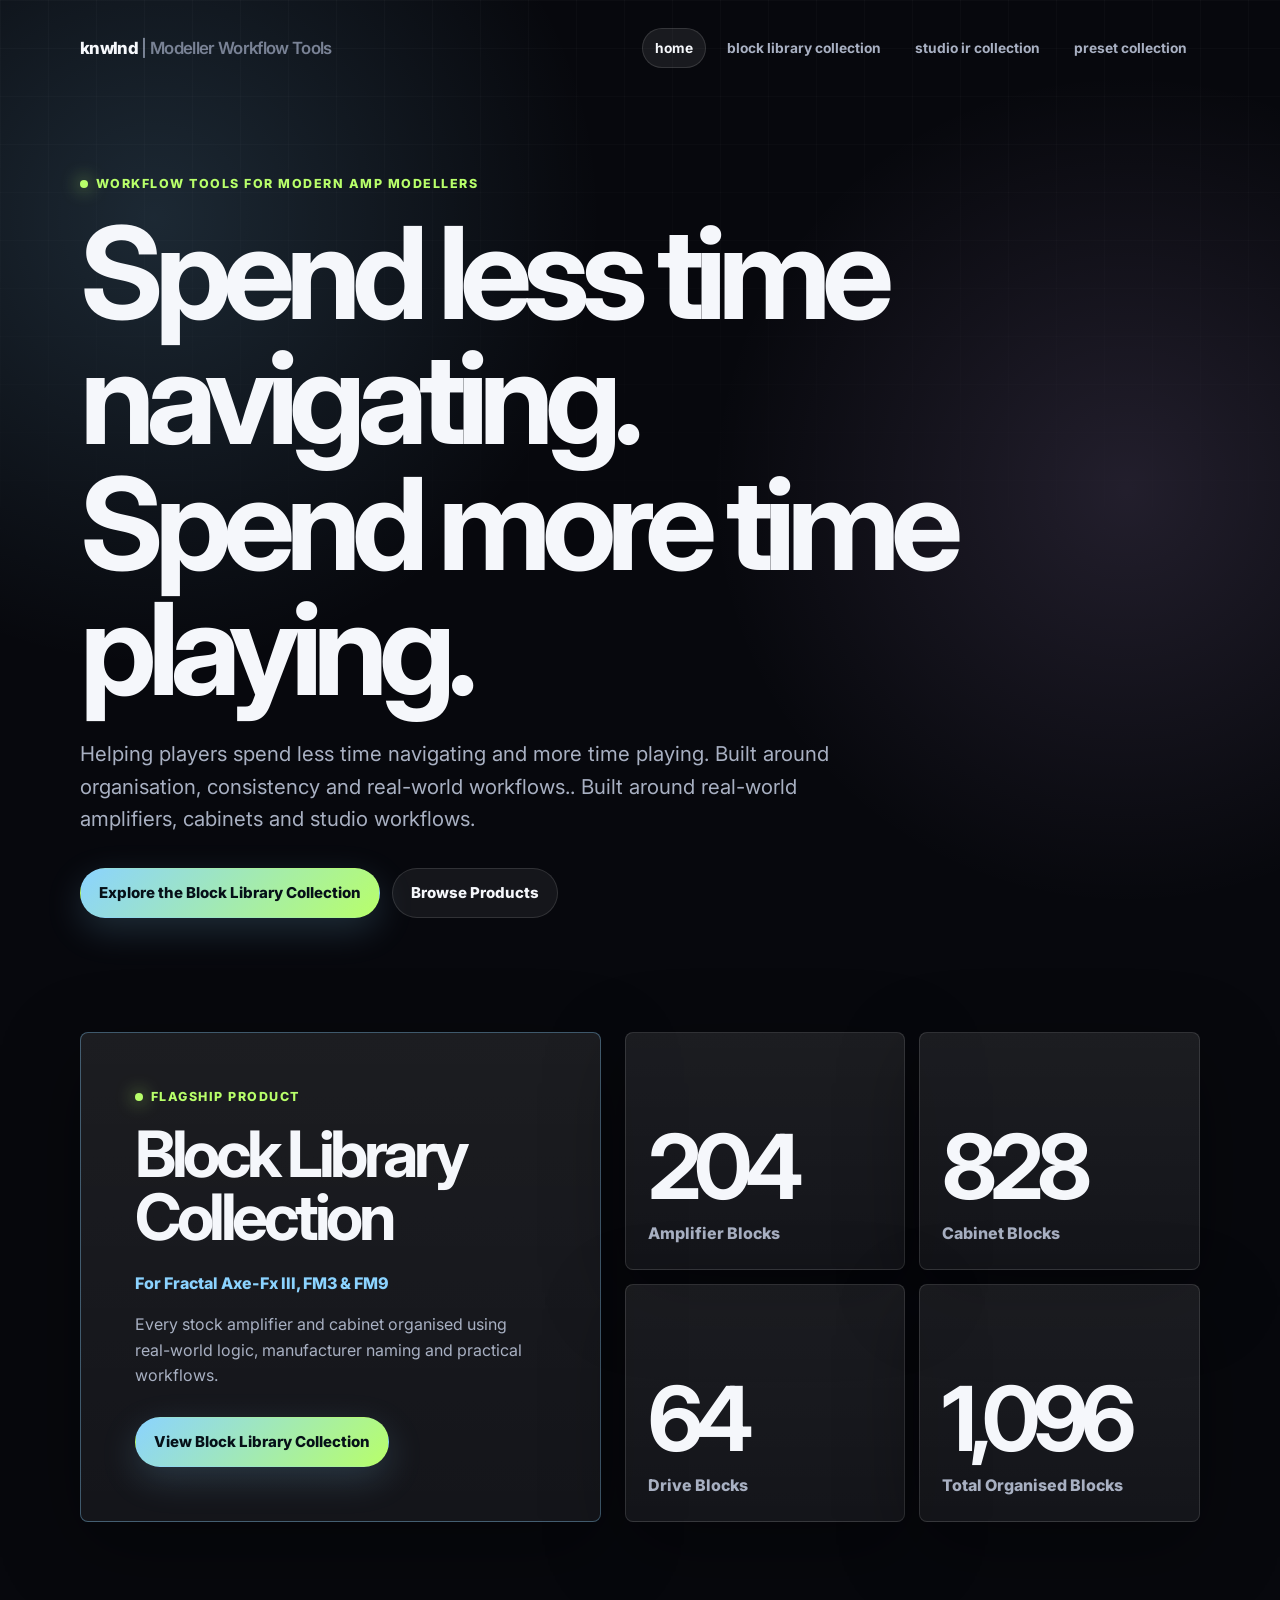
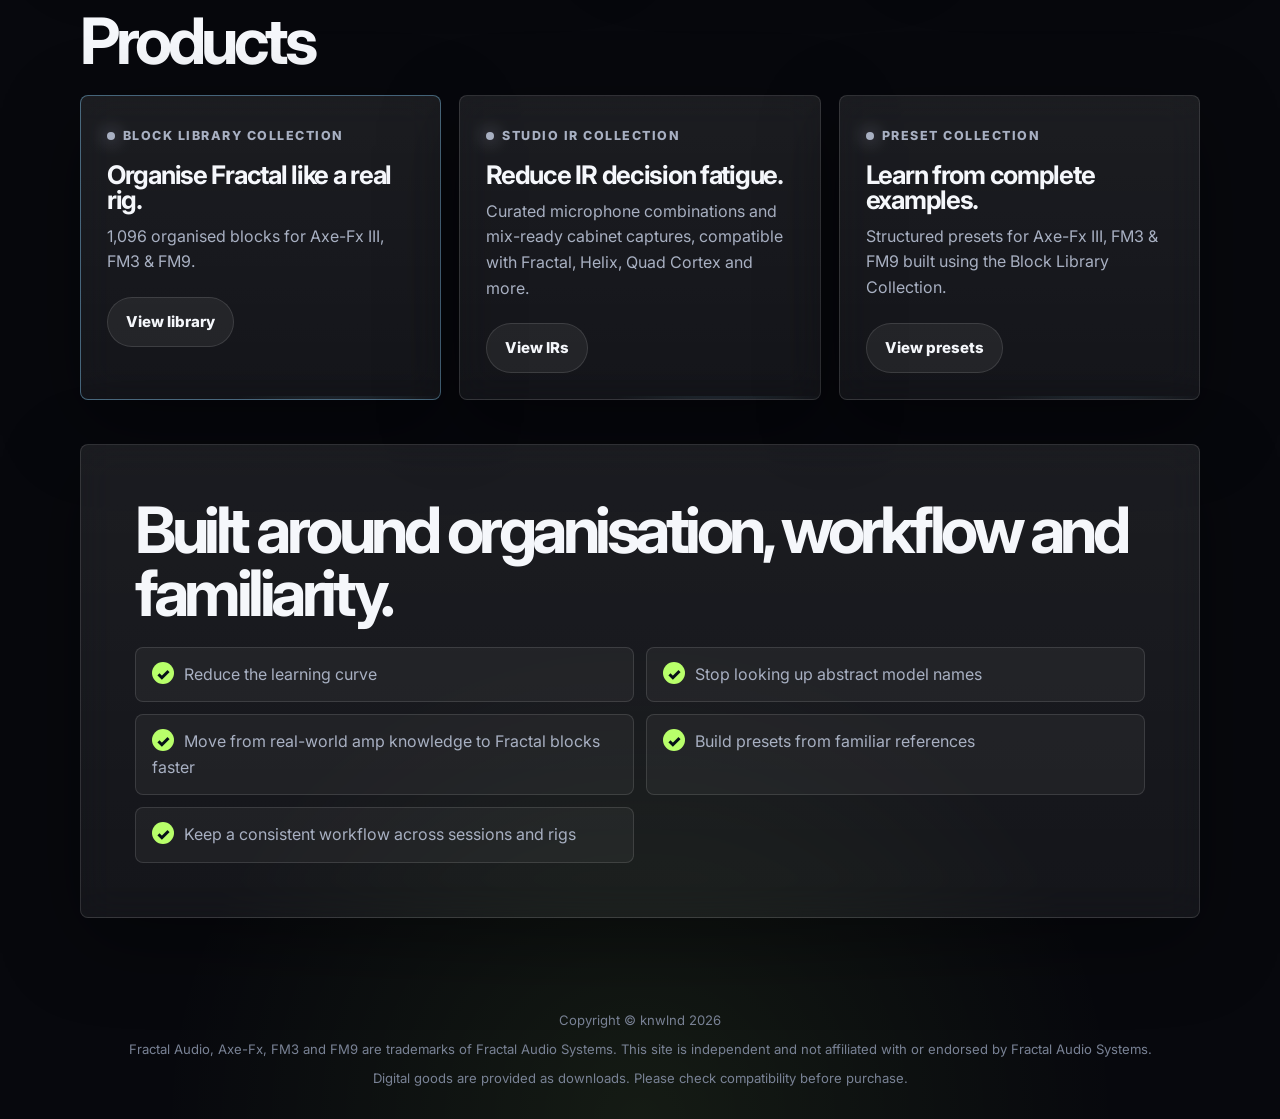
<file: index.html>
<!DOCTYPE html>
<html lang="en">
<head>
  <meta charset="utf-8">
  <meta name="viewport" content="width=device-width, initial-scale=1">
  <title>knwlnd | Modeller Workflow Tools</title>
  <meta name="description" content="Fractal block library, studio IR and preset collections for Axe-Fx III, FM3 and FM9 users who want less navigation and more playing.">
  <meta name="theme-color" content="#07080d">
  <link rel="icon" href="./assets/icons/favicon.svg" type="image/svg+xml">
  <link rel="icon" href="./assets/icons/favicon-32x32.png" type="image/png" sizes="32x32">
  <link rel="apple-touch-icon" href="./assets/icons/apple-touch-icon.png" sizes="180x180">
  <link rel="manifest" href="./site.webmanifest">
  <link rel="preconnect" href="https://fonts.googleapis.com">
  <link rel="preconnect" href="https://fonts.gstatic.com" crossorigin>
  <link href="https://fonts.googleapis.com/css2?family=Inter:wght@400;600;700&amp;display=swap" rel="stylesheet">
  <link rel="stylesheet" href="./style.css">
</head>
<body>
  <header class="site-header">
    <p class="brand">knwlnd</p>
    <nav class="site-nav" aria-label="Main navigation">
      <ul>
        <li><a class="active" href="./index.html">home</a></li>
        <li><a href="./libraries.html">block library collection</a></li>
        <li><a href="./impulses.html">studio ir collection</a></li>
        <li><a href="./presets.html">preset collection</a></li>
      </ul>
    </nav>
  </header>

  <main>
    <section class="hero">
      <p class="eyebrow">Workflow Tools for Modern Amp Modellers</p>
      <h1>Spend less time navigating. Spend more time playing.</h1>
      <p class="lede">Helping players spend less time navigating and more time playing. Built around organisation, consistency and real-world workflows.. Built around real-world amplifiers, cabinets and studio workflows.</p>
      <div class="button-row">
        <a class="button primary" href="./libraries.html">Explore the Block Library Collection</a>
        <a class="button secondary" href="#products">Browse Products</a>
      </div>
    </section>

    <section class="section library-feature">
      <div class="feature-copy">
        <p class="kicker">Flagship product</p>
        <h2>Block Library Collection</h2>
        <p class="subhead">For Fractal Axe-Fx III, FM3 &amp; FM9</p>
        <p>Every stock amplifier and cabinet organised using real-world logic, manufacturer naming and practical workflows.</p>
        <a class="button primary" href="./libraries.html">View Block Library Collection</a>
      </div>
      <div class="stats-grid compact">
        <article>
          <strong>204</strong>
          <span>Amplifier Blocks</span>
        </article>
        <article>
          <strong>828</strong>
          <span>Cabinet Blocks</span>
        </article>
        <article>
          <strong>64</strong>
          <span>Drive Blocks</span>
        </article>
        <article>
          <strong>1,096</strong>
          <span>Total Organised Blocks</span>
        </article>
      </div>
    </section>

    <section id="products" class="section">
      <h2>Products</h2>
      <div class="grid">
        <article class="card featured">
          <p class="kicker">Block Library Collection</p>
          <h3>Organise Fractal like a real rig.</h3>
          <p>1,096 organised blocks for Axe-Fx III, FM3 &amp; FM9.</p>
          <a class="button" href="./libraries.html">View library</a>
        </article>

        <article class="card">
          <p class="kicker">Studio IR Collection</p>
          <h3>Reduce IR decision fatigue.</h3>
          <p>Curated microphone combinations and mix-ready cabinet captures, compatible with Fractal, Helix, Quad Cortex and more.</p>
          <a class="button" href="./impulses.html">View IRs</a>
        </article>

        <article class="card">
          <p class="kicker">Preset Collection</p>
          <h3>Learn from complete examples.</h3>
          <p>Structured presets for Axe-Fx III, FM3 &amp; FM9 built using the Block Library Collection.</p>
          <a class="button" href="./presets.html">View presets</a>
        </article>
      </div>
    </section>

    <section class="section panel">
      <h2>Built around organisation, workflow and familiarity.</h2>
      <ul class="checklist">
        <li>Reduce the learning curve</li>
        <li>Stop looking up abstract model names</li>
        <li>Move from real-world amp knowledge to Fractal blocks faster</li>
        <li>Build presets from familiar references</li>
        <li>Keep a consistent workflow across sessions and rigs</li>
      </ul>
    </section>
  </main>

  <footer class="site-footer">
    <p>Copyright © knwlnd 2026</p>
    <p>Fractal Audio, Axe-Fx, FM3 and FM9 are trademarks of Fractal Audio Systems. This site is independent and not affiliated with or endorsed by Fractal Audio Systems.</p>
    <p>Digital goods are provided as downloads. Please check compatibility before purchase.</p>
  </footer>
</body>
</html>
</file>
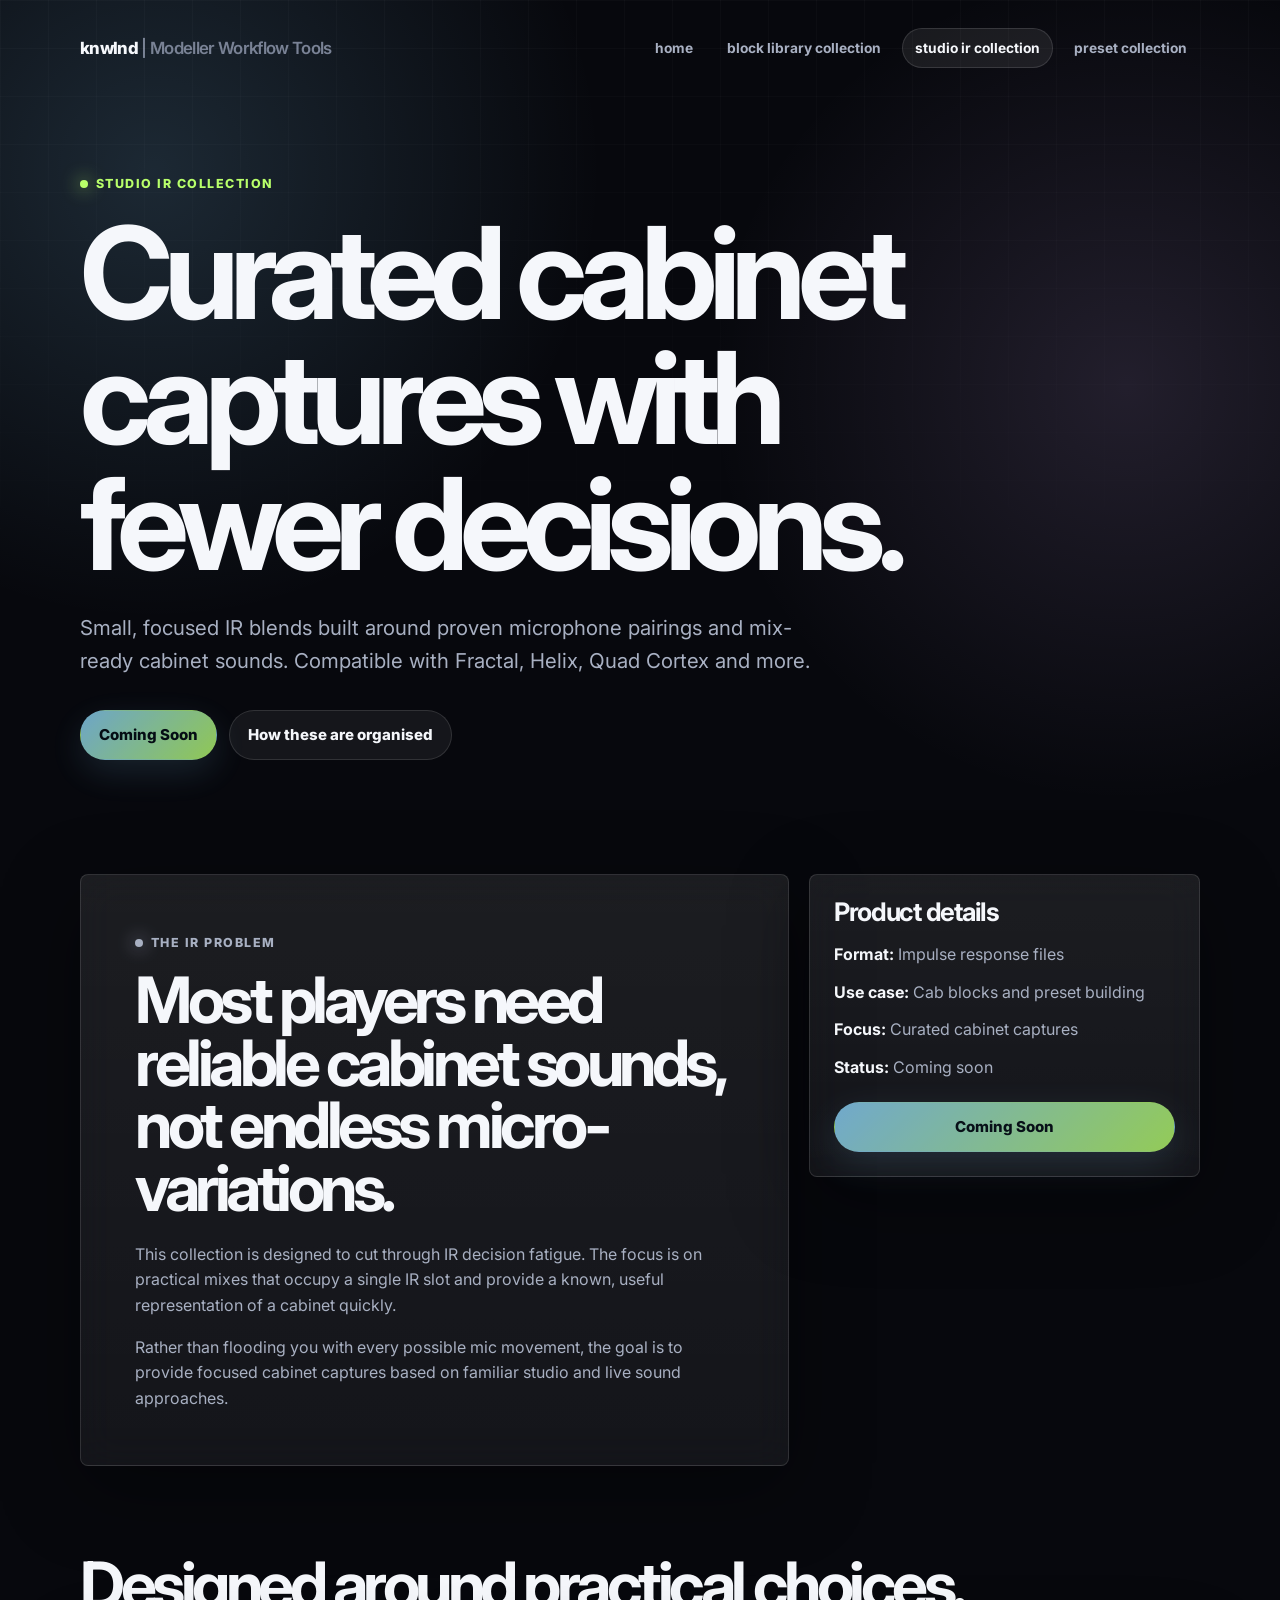
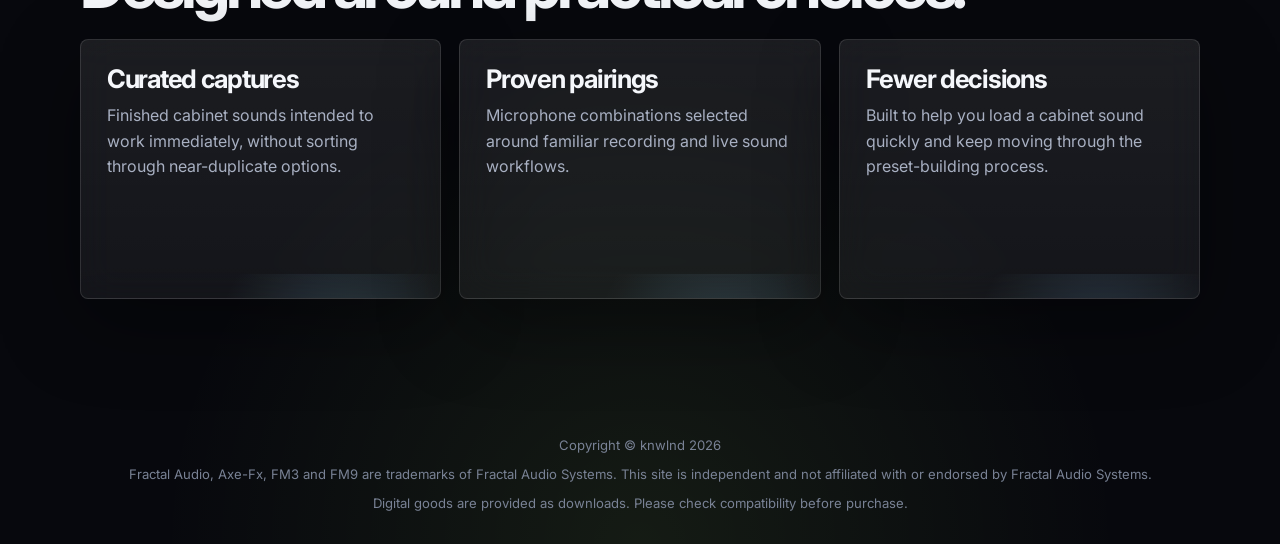
<file: impulses.html>
<!DOCTYPE html>
<html lang="en">
<head>
  <meta charset="utf-8">
  <meta name="viewport" content="width=device-width, initial-scale=1">
  <title>Studio IR Collection | knwlnd</title>
  <meta name="description" content="A curated Fractal Audio impulse response collection built around practical cabinet captures and studio microphone pairings.">
  <meta name="theme-color" content="#07080d">
  <link rel="icon" href="./assets/icons/favicon.svg" type="image/svg+xml">
  <link rel="icon" href="./assets/icons/favicon-32x32.png" type="image/png" sizes="32x32">
  <link rel="apple-touch-icon" href="./assets/icons/apple-touch-icon.png" sizes="180x180">
  <link rel="manifest" href="./site.webmanifest">
  <link rel="preconnect" href="https://fonts.googleapis.com">
  <link rel="preconnect" href="https://fonts.gstatic.com" crossorigin>
  <link href="https://fonts.googleapis.com/css2?family=Inter:wght@400;600;700&amp;display=swap" rel="stylesheet">
  <link rel="stylesheet" href="./style.css">
</head>
<body>
  <header class="site-header">
    <p class="brand">knwlnd</p>
    <nav class="site-nav" aria-label="Main navigation">
      <ul>
        <li><a href="./index.html">home</a></li>
        <li><a href="./libraries.html">block library collection</a></li>
        <li><a class="active" href="./impulses.html">studio ir collection</a></li>
        <li><a href="./presets.html">preset collection</a></li>
      </ul>
    </nav>
  </header>

  <main>
    <section class="hero">
      <p class="eyebrow">Studio IR Collection</p>
      <h1>Curated cabinet captures with fewer decisions.</h1>
      <p class="lede">Small, focused IR blends built around proven microphone pairings and mix-ready cabinet sounds. Compatible with Fractal, Helix, Quad Cortex and more.</p>
      <div class="button-row">
        <span class="button primary disabled">Coming Soon</span>
        <a class="button secondary" href="#approach">How these are organised</a>
      </div>
    </section>

    <section id="approach" class="section product-layout">
      <article class="panel">
        <p class="kicker">The IR problem</p>
        <h2>Most players need reliable cabinet sounds, not endless micro-variations.</h2>
        <p>This collection is designed to cut through IR decision fatigue. The focus is on practical mixes that occupy a single IR slot and provide a known, useful representation of a cabinet quickly.</p>
        <p>Rather than flooding you with every possible mic movement, the goal is to provide focused cabinet captures based on familiar studio and live sound approaches.</p>
      </article>

      <aside class="aside-box">
        <h3>Product details</h3>
        <ul class="plain-list">
          <li><strong>Format:</strong> Impulse response files</li>
          <li><strong>Use case:</strong> Cab blocks and preset building</li>
          <li><strong>Focus:</strong> Curated cabinet captures</li>
          <li><strong>Status:</strong> Coming soon</li>
        </ul>
        <span class="button primary disabled">Coming Soon</span>
      </aside>
    </section>

    <section class="section">
      <h2>Designed around practical choices.</h2>
      <div class="grid">
        <article class="card">
          <h3>Curated captures</h3>
          <p>Finished cabinet sounds intended to work immediately, without sorting through near-duplicate options.</p>
        </article>
        <article class="card">
          <h3>Proven pairings</h3>
          <p>Microphone combinations selected around familiar recording and live sound workflows.</p>
        </article>
        <article class="card">
          <h3>Fewer decisions</h3>
          <p>Built to help you load a cabinet sound quickly and keep moving through the preset-building process.</p>
        </article>
      </div>
    </section>
  </main>

  <footer class="site-footer">
    <p>Copyright © knwlnd 2026</p>
    <p>Fractal Audio, Axe-Fx, FM3 and FM9 are trademarks of Fractal Audio Systems. This site is independent and not affiliated with or endorsed by Fractal Audio Systems.</p>
    <p>Digital goods are provided as downloads. Please check compatibility before purchase.</p>
  </footer>
</body>
</html>
</file>
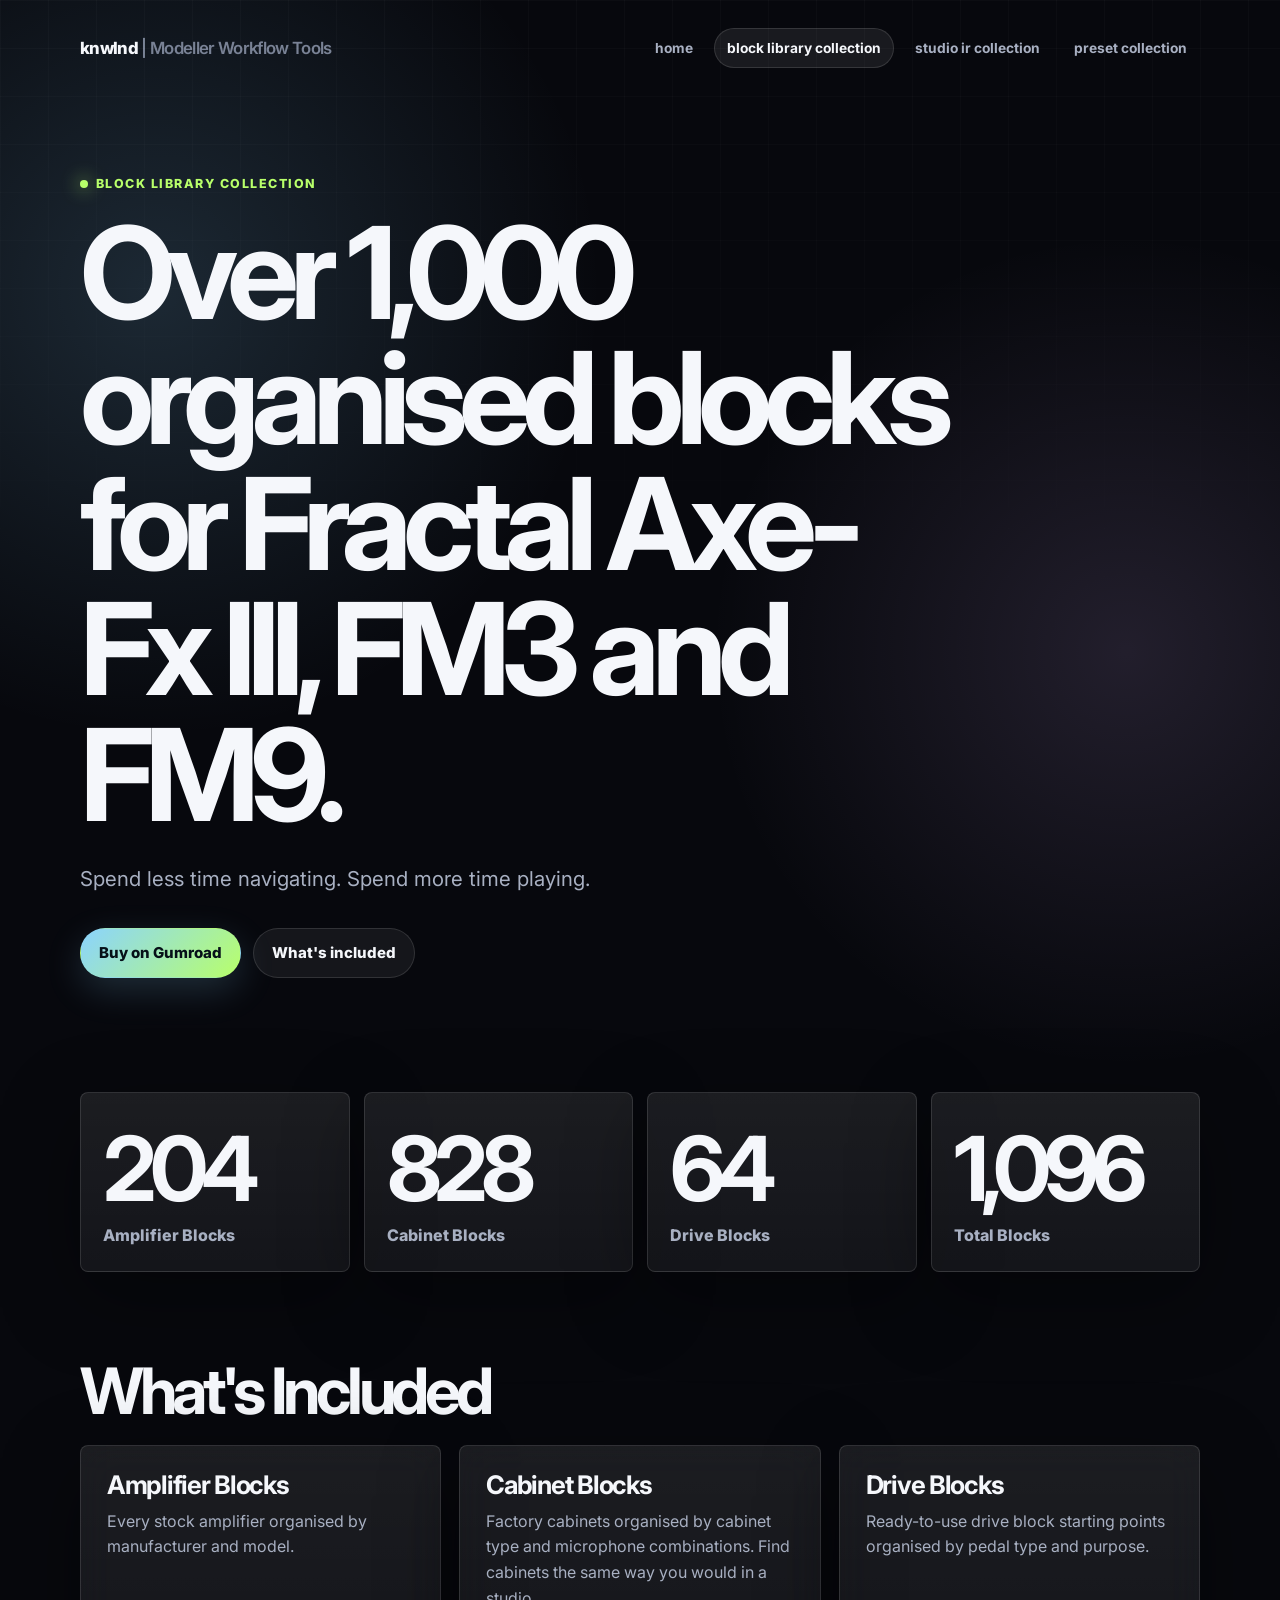
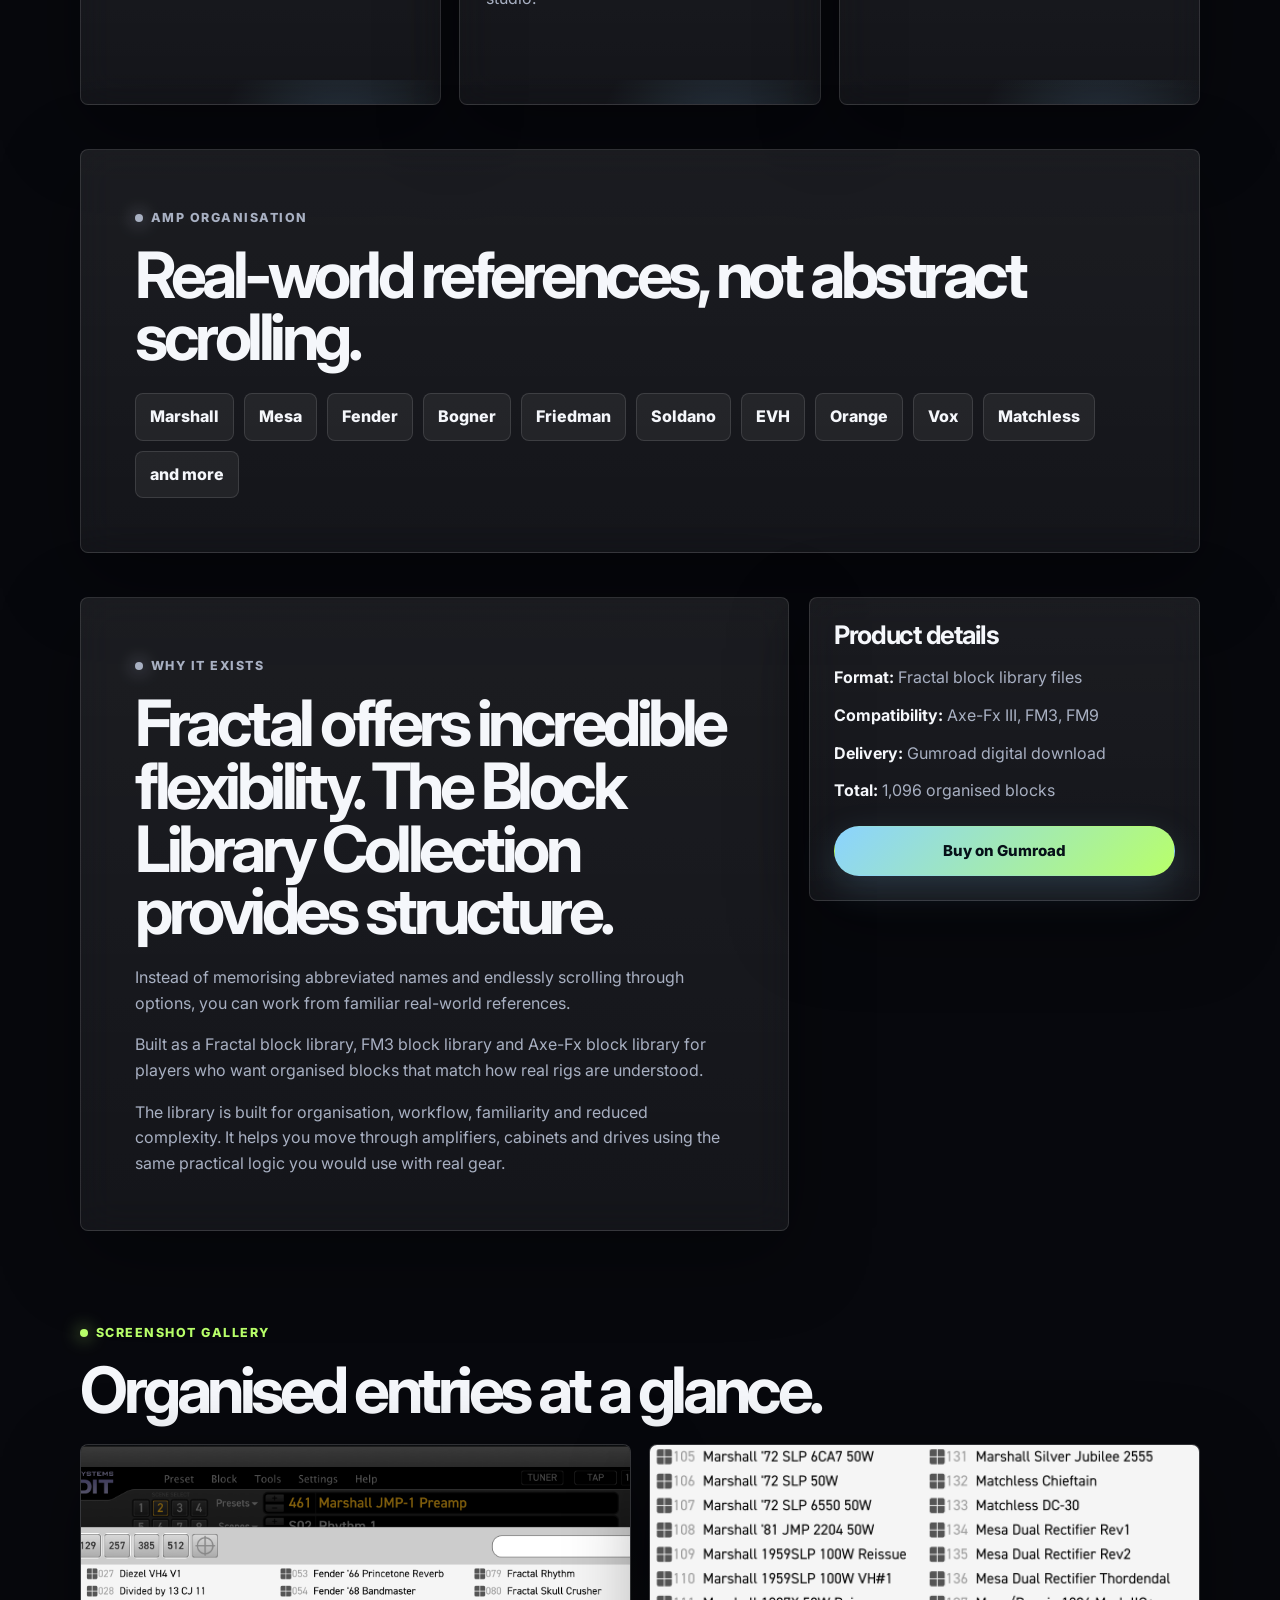
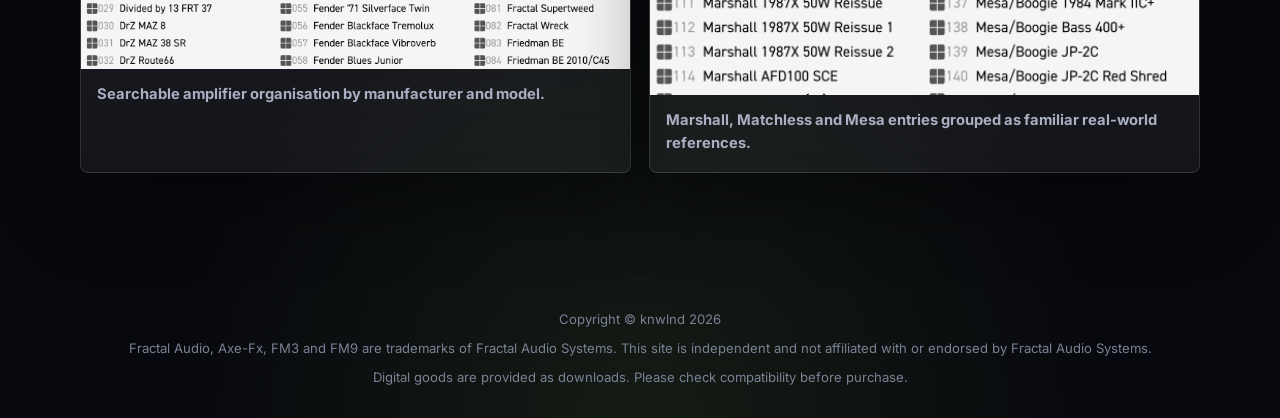
<file: libraries.html>
<!DOCTYPE html>
<html lang="en">
<head>
  <meta charset="utf-8">
  <meta name="viewport" content="width=device-width, initial-scale=1">
  <title>Fractal Block Library Collection | knwlnd</title>
  <meta name="description" content="A Fractal block library, FM3 block library and Axe-Fx block library with over 1,000 organised blocks for Axe-Fx III, FM3 and FM9.">
  <meta name="theme-color" content="#07080d">
  <link rel="icon" href="./assets/icons/favicon.svg" type="image/svg+xml">
  <link rel="icon" href="./assets/icons/favicon-32x32.png" type="image/png" sizes="32x32">
  <link rel="apple-touch-icon" href="./assets/icons/apple-touch-icon.png" sizes="180x180">
  <link rel="manifest" href="./site.webmanifest">
  <link rel="preconnect" href="https://fonts.googleapis.com">
  <link rel="preconnect" href="https://fonts.gstatic.com" crossorigin>
  <link href="https://fonts.googleapis.com/css2?family=Inter:wght@400;600;700&amp;display=swap" rel="stylesheet">
  <link rel="stylesheet" href="./style.css">
</head>
<body>
  <header class="site-header">
    <p class="brand">knwlnd</p>
    <nav class="site-nav" aria-label="Main navigation">
      <ul>
        <li><a href="./index.html">home</a></li>
        <li><a class="active" href="./libraries.html">block library collection</a></li>
        <li><a href="./impulses.html">studio ir collection</a></li>
        <li><a href="./presets.html">preset collection</a></li>
      </ul>
    </nav>
  </header>

  <main>
    <section class="hero">
      <p class="eyebrow">Block Library Collection</p>
      <h1>Over 1,000 organised blocks for Fractal Axe-Fx III, FM3 and FM9.</h1>
      <p class="lede">Spend less time navigating. Spend more time playing.</p>
      <div class="button-row">
        <a class="button primary" href="https://knwlnd.gumroad.com/l/jlbdt?layout=profile">Buy on Gumroad</a>
        <a class="button secondary" href="#included">What's included</a>
      </div>
    </section>

    <section class="section">
      <div class="stats-grid">
        <article>
          <strong>204</strong>
          <span>Amplifier Blocks</span>
        </article>
        <article>
          <strong>828</strong>
          <span>Cabinet Blocks</span>
        </article>
        <article>
          <strong>64</strong>
          <span>Drive Blocks</span>
        </article>
        <article>
          <strong>1,096</strong>
          <span>Total Blocks</span>
        </article>
      </div>
    </section>

    <section id="included" class="section">
      <h2>What's Included</h2>
      <div class="grid">
        <article class="card">
          <h3>Amplifier Blocks</h3>
          <p>Every stock amplifier organised by manufacturer and model.</p>
        </article>
        <article class="card">
          <h3>Cabinet Blocks</h3>
          <p>Factory cabinets organised by cabinet type and microphone combinations. Find cabinets the same way you would in a studio.</p>
        </article>
        <article class="card">
          <h3>Drive Blocks</h3>
          <p>Ready-to-use drive block starting points organised by pedal type and purpose.</p>
        </article>
      </div>
    </section>

    <section class="section panel">
      <p class="kicker">Amp organisation</p>
      <h2>Real-world references, not abstract scrolling.</h2>
      <ul class="brand-list">
        <li>Marshall</li>
        <li>Mesa</li>
        <li>Fender</li>
        <li>Bogner</li>
        <li>Friedman</li>
        <li>Soldano</li>
        <li>EVH</li>
        <li>Orange</li>
        <li>Vox</li>
        <li>Matchless</li>
        <li>and more</li>
      </ul>
    </section>

    <section class="section product-layout">
      <article class="panel">
        <p class="kicker">Why it exists</p>
        <h2>Fractal offers incredible flexibility. The Block Library Collection provides structure.</h2>
        <p>Instead of memorising abbreviated names and endlessly scrolling through options, you can work from familiar real-world references.</p>
        <p>Built as a Fractal block library, FM3 block library and Axe-Fx block library for players who want organised blocks that match how real rigs are understood.</p>
        <p>The library is built for organisation, workflow, familiarity and reduced complexity. It helps you move through amplifiers, cabinets and drives using the same practical logic you would use with real gear.</p>
      </article>

      <aside class="aside-box">
        <h3>Product details</h3>
        <ul class="plain-list">
          <li><strong>Format:</strong> Fractal block library files</li>
          <li><strong>Compatibility:</strong> Axe-Fx III, FM3, FM9</li>
          <li><strong>Delivery:</strong> Gumroad digital download</li>
          <li><strong>Total:</strong> 1,096 organised blocks</li>
        </ul>
        <a class="button primary" href="https://knwlnd.gumroad.com/l/jlbdt?layout=profile">Buy on Gumroad</a>
      </aside>
    </section>

    <section class="section">
      <p class="kicker">Screenshot gallery</p>
      <h2>Organised entries at a glance.</h2>
      <div class="gallery">
        <figure>
          <img src="./assets/screenshots/Block%20Library%20-%20Amp%20Blocks%201.png" alt="Fractal block library showing organised amplifier blocks including Fender and Friedman entries.">
          <figcaption>Searchable amplifier organisation by manufacturer and model.</figcaption>
        </figure>
        <figure>
          <img src="./assets/screenshots/Block%20Library%20-%20Amp%20Blocks%202.png" alt="Fractal block library showing organised Marshall and Mesa amplifier block entries.">
          <figcaption>Marshall, Matchless and Mesa entries grouped as familiar real-world references.</figcaption>
        </figure>
      </div>
    </section>
  </main>

  <footer class="site-footer">
    <p>Copyright © knwlnd 2026</p>
    <p>Fractal Audio, Axe-Fx, FM3 and FM9 are trademarks of Fractal Audio Systems. This site is independent and not affiliated with or endorsed by Fractal Audio Systems.</p>
    <p>Digital goods are provided as downloads. Please check compatibility before purchase.</p>
  </footer>
</body>
</html>
</file>
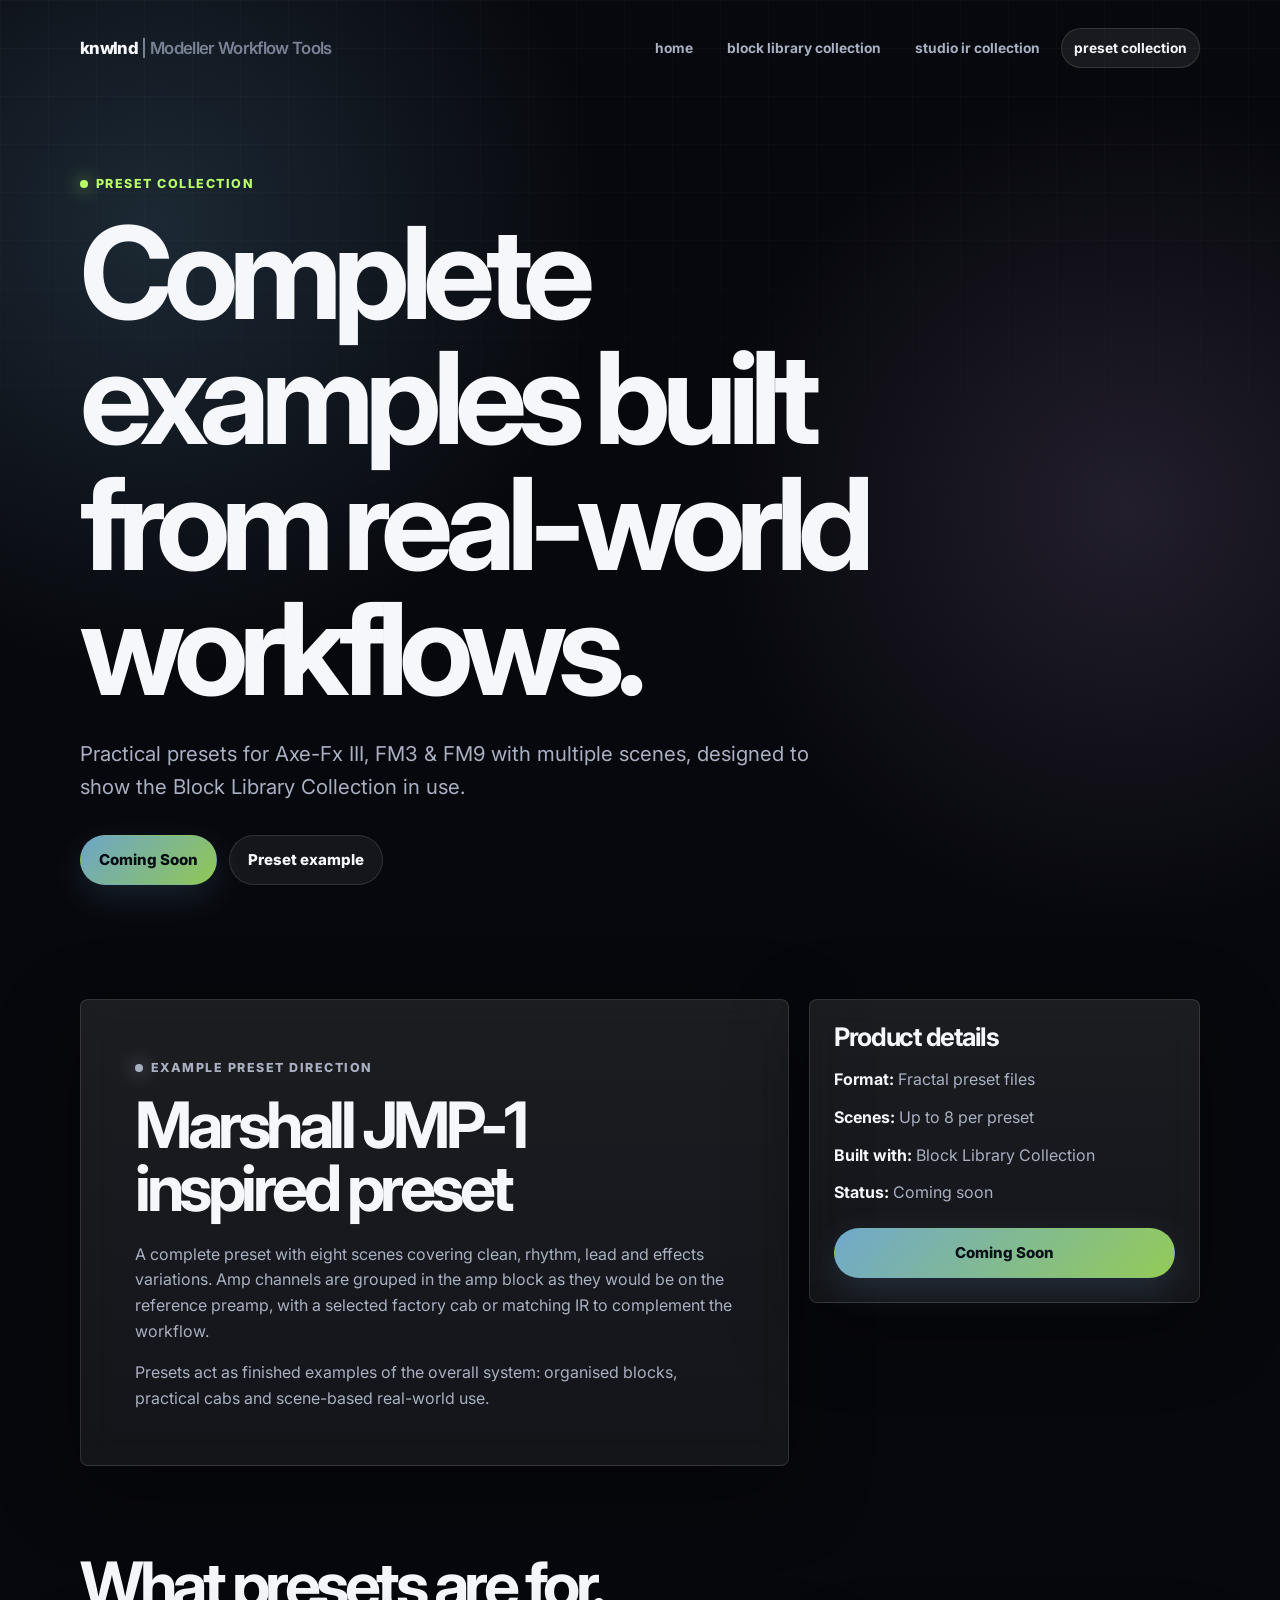
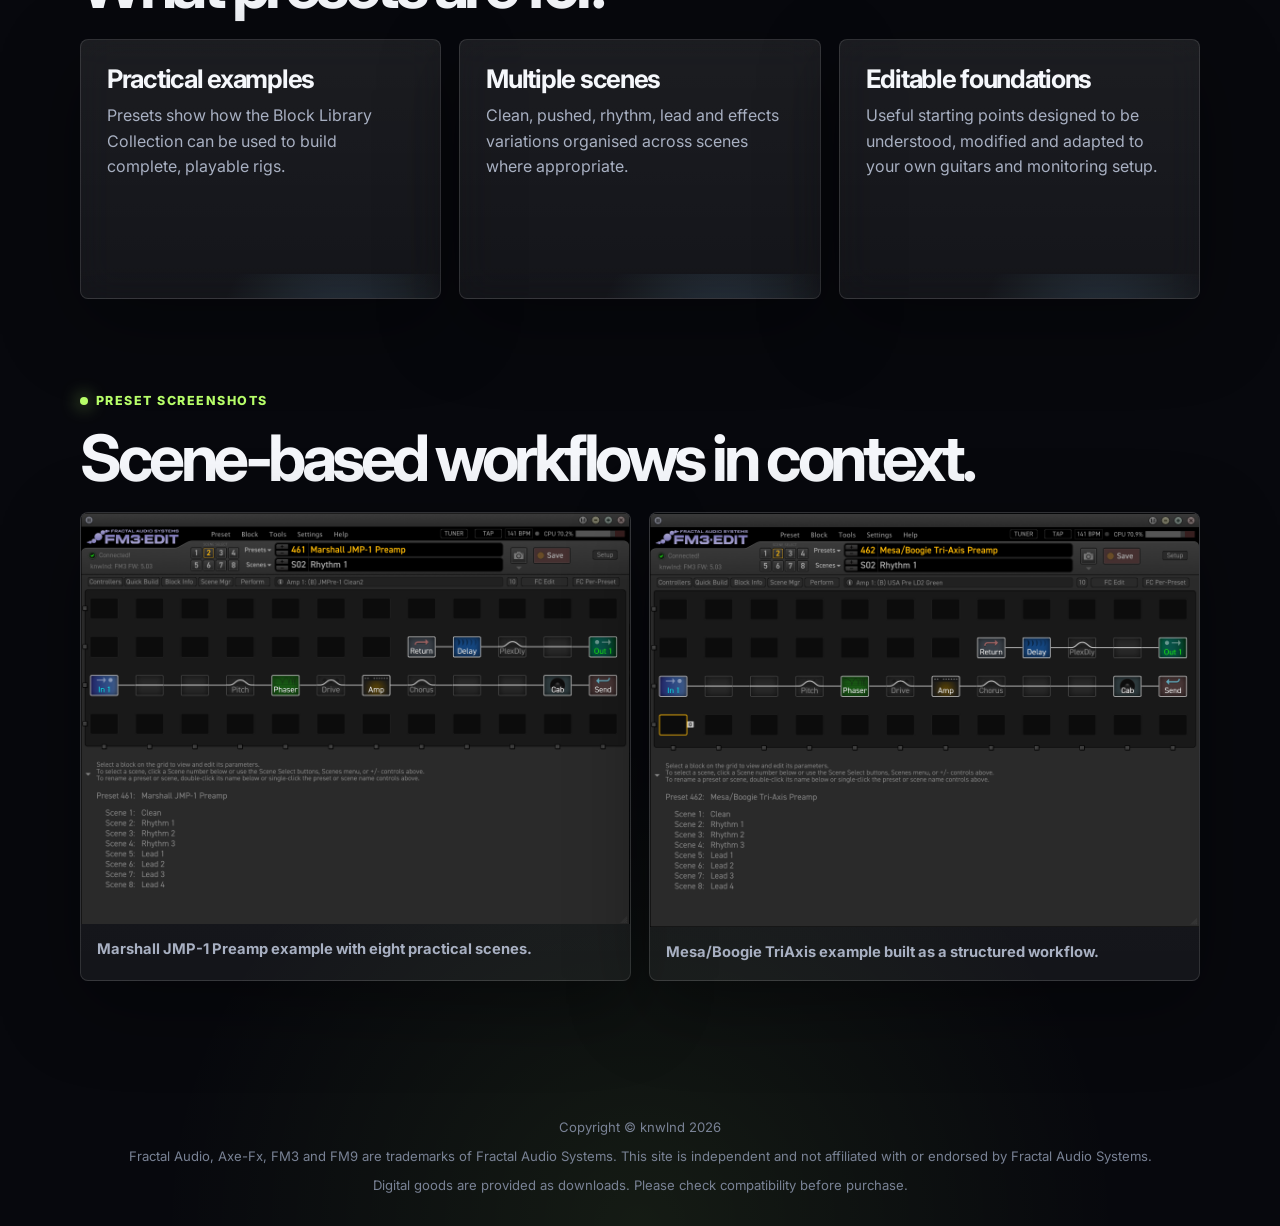
<file: presets.html>
<!DOCTYPE html>
<html lang="en">
<head>
  <meta charset="utf-8">
  <meta name="viewport" content="width=device-width, initial-scale=1">
  <title>Preset Collection | knwlnd</title>
  <meta name="description" content="Complete Fractal Audio presets for Axe-Fx III, FM3 and FM9, built as practical examples using the knwlnd Block Library Collection.">
  <meta name="theme-color" content="#07080d">
  <link rel="icon" href="./assets/icons/favicon.svg" type="image/svg+xml">
  <link rel="icon" href="./assets/icons/favicon-32x32.png" type="image/png" sizes="32x32">
  <link rel="apple-touch-icon" href="./assets/icons/apple-touch-icon.png" sizes="180x180">
  <link rel="manifest" href="./site.webmanifest">
  <link rel="preconnect" href="https://fonts.googleapis.com">
  <link rel="preconnect" href="https://fonts.gstatic.com" crossorigin>
  <link href="https://fonts.googleapis.com/css2?family=Inter:wght@400;600;700&amp;display=swap" rel="stylesheet">
  <link rel="stylesheet" href="./style.css">
</head>
<body>
  <header class="site-header">
    <p class="brand">knwlnd</p>
    <nav class="site-nav" aria-label="Main navigation">
      <ul>
        <li><a href="./index.html">home</a></li>
        <li><a href="./libraries.html">block library collection</a></li>
        <li><a href="./impulses.html">studio ir collection</a></li>
        <li><a class="active" href="./presets.html">preset collection</a></li>
      </ul>
    </nav>
  </header>

  <main>
    <section class="hero">
      <p class="eyebrow">Preset Collection</p>
      <h1>Complete examples built from real-world workflows.</h1>
      <p class="lede">Practical presets for Axe-Fx III, FM3 &amp; FM9 with multiple scenes, designed to show the Block Library Collection in use.</p>
      <div class="button-row">
        <span class="button primary disabled">Coming Soon</span>
        <a class="button secondary" href="#preset-example">Preset example</a>
      </div>
    </section>

    <section id="preset-example" class="section product-layout">
      <article class="panel">
        <p class="kicker">Example preset direction</p>
        <h2>Marshall JMP-1 inspired preset</h2>
        <p>A complete preset with eight scenes covering clean, rhythm, lead and effects variations. Amp channels are grouped in the amp block as they would be on the reference preamp, with a selected factory cab or matching IR to complement the workflow.</p>
        <p>Presets act as finished examples of the overall system: organised blocks, practical cabs and scene-based real-world use.</p>
      </article>

      <aside class="aside-box">
        <h3>Product details</h3>
        <ul class="plain-list">
          <li><strong>Format:</strong> Fractal preset files</li>
          <li><strong>Scenes:</strong> Up to 8 per preset</li>
          <li><strong>Built with:</strong> Block Library Collection</li>
          <li><strong>Status:</strong> Coming soon</li>
        </ul>
        <span class="button primary disabled">Coming Soon</span>
      </aside>
    </section>

    <section class="section">
      <h2>What presets are for.</h2>
      <div class="grid">
        <article class="card">
          <h3>Practical examples</h3>
          <p>Presets show how the Block Library Collection can be used to build complete, playable rigs.</p>
        </article>
        <article class="card">
          <h3>Multiple scenes</h3>
          <p>Clean, pushed, rhythm, lead and effects variations organised across scenes where appropriate.</p>
        </article>
        <article class="card">
          <h3>Editable foundations</h3>
          <p>Useful starting points designed to be understood, modified and adapted to your own guitars and monitoring setup.</p>
        </article>
      </div>
    </section>

    <section class="section">
      <p class="kicker">Preset screenshots</p>
      <h2>Scene-based workflows in context.</h2>
      <div class="gallery">
        <figure>
          <img src="./assets/screenshots/Preset%20-%20Marshall%20JMP-1.png" alt="Fractal preset screen showing a Marshall JMP-1 Preamp preset with eight scenes.">
          <figcaption>Marshall JMP-1 Preamp example with eight practical scenes.</figcaption>
        </figure>
        <figure>
          <img src="./assets/screenshots/Preset%20-%20Mesa%3ABoogie%20TriAxis.png" alt="Fractal preset screen showing a Mesa Boogie TriAxis preset.">
          <figcaption>Mesa/Boogie TriAxis example built as a structured workflow.</figcaption>
        </figure>
      </div>
    </section>
  </main>

  <footer class="site-footer">
    <p>Copyright © knwlnd 2026</p>
    <p>Fractal Audio, Axe-Fx, FM3 and FM9 are trademarks of Fractal Audio Systems. This site is independent and not affiliated with or endorsed by Fractal Audio Systems.</p>
    <p>Digital goods are provided as downloads. Please check compatibility before purchase.</p>
  </footer>
</body>
</html>
</file>
<file: style.css>
:root {
  color-scheme: dark;
  --bg: #07080d;
  --bg-soft: #0d1018;
  --panel: rgba(255, 255, 255, 0.055);
  --panel-strong: rgba(255, 255, 255, 0.085);
  --text: #f5f7fb;
  --muted: #a8b0c2;
  --muted-2: #798295;
  --accent: #8bd3ff;
  --accent-2: #b8ff6a;
  --accent-3: #d9b4ff;
  --border: rgba(255, 255, 255, 0.12);
  --shadow: 0 24px 80px rgba(0, 0, 0, 0.38);
  --radius: 8px;
  --max-width: 1120px;
}

* {
  box-sizing: border-box;
}

html {
  scroll-behavior: smooth;
}

body {
  margin: 0;
  background:
    radial-gradient(circle at 12% 8%, rgba(139, 211, 255, 0.16), transparent 28rem),
    radial-gradient(circle at 88% 18%, rgba(217, 180, 255, 0.13), transparent 26rem),
    radial-gradient(circle at 50% 100%, rgba(184, 255, 106, 0.08), transparent 30rem),
    var(--bg);
  color: var(--text);
  font-family: Inter, -apple-system, BlinkMacSystemFont, "Segoe UI", sans-serif;
  line-height: 1.6;
  -webkit-font-smoothing: antialiased;
}

body::before {
  content: "";
  position: fixed;
  inset: 0;
  pointer-events: none;
  background-image: linear-gradient(rgba(255,255,255,0.025) 1px, transparent 1px), linear-gradient(90deg, rgba(255,255,255,0.025) 1px, transparent 1px);
  background-size: 48px 48px;
  mask-image: linear-gradient(to bottom, black, transparent 75%);
}

a {
  color: inherit;
  text-decoration: none;
}

p {
  margin: 0;
}

.site-header,
main,
.site-footer {
  width: min(var(--max-width), calc(100% - 40px));
  margin: 0 auto;
}

.site-header {
  display: flex;
  align-items: center;
  justify-content: space-between;
  gap: 24px;
  padding: 28px 0;
}

.brand {
  margin: 0;
  font-size: 1.05rem;
  font-weight: 800;
  letter-spacing: -0.04em;
}

.brand::after {
  content: " | Modeller Workflow Tools";
  color: var(--muted-2);
  font-weight: 600;
}

.site-nav ul {
  display: flex;
  flex-wrap: wrap;
  justify-content: flex-end;
  gap: 8px;
  margin: 0;
  padding: 0;
  list-style: none;
}

.site-nav a {
  display: block;
  padding: 8px 12px;
  border: 1px solid transparent;
  border-radius: 999px;
  color: var(--muted);
  font-size: 0.86rem;
  font-weight: 700;
  text-transform: lowercase;
  transition: 160ms ease;
}

.site-nav a:hover,
.site-nav a.active {
  color: var(--text);
  background: rgba(255, 255, 255, 0.075);
  border-color: var(--border);
}

main {
  padding-bottom: 48px;
}

.hero {
  min-height: 62vh;
  display: grid;
  align-content: center;
  padding: 78px 0 70px;
}

.hero > * {
  max-width: 900px;
}

.eyebrow,
.kicker {
  display: inline-flex;
  width: fit-content;
  align-items: center;
  gap: 8px;
  margin-bottom: 16px;
  color: var(--accent-2);
  font-size: 0.78rem;
  font-weight: 800;
  letter-spacing: 0.12em;
  text-transform: uppercase;
}

.eyebrow::before,
.kicker::before {
  content: "";
  width: 8px;
  height: 8px;
  border-radius: 999px;
  background: currentColor;
  box-shadow: 0 0 18px currentColor;
}

h1,
h2,
h3 {
  margin: 0;
  line-height: 0.98;
  letter-spacing: -0.07em;
}

h1 {
  max-width: 980px;
  font-size: clamp(4rem, 10vw, 8.6rem);
}

h2 {
  font-size: clamp(2.3rem, 5vw, 4.7rem);
  margin-bottom: 22px;
}

h3 {
  font-size: clamp(1.45rem, 2vw, 2rem);
  letter-spacing: -0.05em;
  margin-bottom: 12px;
}

.lede {
  max-width: 760px;
  margin-top: 26px;
  color: var(--muted);
  font-size: clamp(1.08rem, 1.8vw, 1.28rem);
}

.section {
  padding: 44px 0;
}

.panel,
.card,
.aside-box {
  background: linear-gradient(180deg, var(--panel-strong), var(--panel));
  border: 1px solid var(--border);
  border-radius: var(--radius);
  box-shadow: var(--shadow);
  backdrop-filter: blur(18px);
}

.panel {
  padding: clamp(26px, 5vw, 54px);
}

.panel p,
.card p,
.aside-box li,
.meta,
.checklist li,
.plain-list li {
  color: var(--muted);
}

.panel p + p {
  margin-top: 16px;
}

.note {
  border-left: 3px solid var(--accent);
  padding: 14px 0 14px 18px;
  color: var(--text) !important;
  font-weight: 700;
}

.grid {
  display: grid;
  grid-template-columns: repeat(3, minmax(0, 1fr));
  gap: 18px;
  margin-top: 22px;
}

.card {
  position: relative;
  overflow: hidden;
  padding: 26px;
  min-height: 260px;
  transition: transform 180ms ease, border-color 180ms ease, background 180ms ease;
}

.card::after {
  content: "";
  position: absolute;
  inset: auto -20% -45% 25%;
  height: 140px;
  background: radial-gradient(circle, rgba(139, 211, 255, 0.18), transparent 68%);
}

.card.featured {
  border-color: rgba(139, 211, 255, 0.42);
}

.card:hover {
  transform: translateY(-4px);
  border-color: rgba(255, 255, 255, 0.25);
  background: rgba(255, 255, 255, 0.075);
}

.card .button {
  position: relative;
  z-index: 1;
  margin-top: 22px;
}

.button-row {
  display: flex;
  flex-wrap: wrap;
  gap: 12px;
  margin-top: 32px;
}

.button-row.left {
  justify-content: flex-start;
}

.button {
  display: inline-flex;
  align-items: center;
  justify-content: center;
  gap: 8px;
  min-height: 46px;
  padding: 12px 18px;
  border: 1px solid var(--border);
  border-radius: 999px;
  color: var(--text);
  background: rgba(255, 255, 255, 0.06);
  font-size: 0.94rem;
  font-weight: 800;
  transition: 160ms ease;
}

.button:hover {
  transform: translateY(-1px);
  border-color: rgba(255, 255, 255, 0.26);
  background: rgba(255, 255, 255, 0.1);
}

.button.primary {
  color: #061018;
  border-color: transparent;
  background: linear-gradient(135deg, var(--accent), var(--accent-2));
  box-shadow: 0 12px 36px rgba(139, 211, 255, 0.18);
}

.button.secondary {
  color: var(--text);
}

.button.disabled {
  cursor: default;
  opacity: 0.78;
  pointer-events: none;
}

.library-feature {
  display: grid;
  grid-template-columns: minmax(0, 0.95fr) minmax(420px, 1.05fr);
  gap: 24px;
  align-items: stretch;
}

.feature-copy {
  display: flex;
  flex-direction: column;
  justify-content: center;
  padding: clamp(26px, 5vw, 54px);
  background: linear-gradient(180deg, var(--panel-strong), var(--panel));
  border: 1px solid rgba(139, 211, 255, 0.36);
  border-radius: var(--radius);
  box-shadow: var(--shadow);
}

.feature-copy p:not(.kicker) {
  max-width: 560px;
  color: var(--muted);
}

.feature-copy .subhead {
  margin-bottom: 16px;
  color: var(--accent) !important;
  font-weight: 800;
}

.feature-copy .button {
  width: fit-content;
  margin-top: 28px;
}

.stats-grid {
  display: grid;
  grid-template-columns: repeat(4, minmax(0, 1fr));
  gap: 14px;
}

.stats-grid.compact {
  grid-template-columns: repeat(2, minmax(0, 1fr));
}

.stats-grid article {
  display: grid;
  align-content: end;
  min-height: 180px;
  padding: 22px;
  background: linear-gradient(180deg, var(--panel-strong), var(--panel));
  border: 1px solid var(--border);
  border-radius: var(--radius);
  box-shadow: var(--shadow);
}

.stats-grid strong {
  display: block;
  color: var(--text);
  font-size: clamp(3rem, 7vw, 6.2rem);
  line-height: 0.9;
  letter-spacing: -0.08em;
}

.stats-grid span {
  display: block;
  margin-top: 14px;
  color: var(--muted);
  font-weight: 800;
}

.brand-list {
  display: flex;
  flex-wrap: wrap;
  gap: 10px;
  margin: 24px 0 0;
  padding: 0;
  list-style: none;
}

.brand-list li {
  padding: 10px 14px;
  color: var(--text);
  background: rgba(255,255,255,0.055);
  border: 1px solid var(--border);
  border-radius: 8px;
  font-weight: 800;
}

.gallery {
  display: grid;
  grid-template-columns: repeat(2, minmax(0, 1fr));
  gap: 18px;
  margin-top: 22px;
}

.gallery figure {
  margin: 0;
  overflow: hidden;
  background: linear-gradient(180deg, var(--panel-strong), var(--panel));
  border: 1px solid var(--border);
  border-radius: var(--radius);
  box-shadow: var(--shadow);
}

.gallery img {
  display: block;
  width: 100%;
  height: auto;
  background: #05070a;
}

.gallery figcaption {
  padding: 14px 16px 16px;
  color: var(--muted);
  font-size: 0.92rem;
  font-weight: 700;
}

.checklist,
.plain-list {
  padding-left: 0;
  margin: 0;
  list-style: none;
}

.checklist {
  display: grid;
  grid-template-columns: repeat(2, minmax(0, 1fr));
  gap: 12px;
  margin-top: 22px;
}

.checklist li,
.plain-list li {
  margin: 0;
}

.checklist li {
  padding: 14px 16px;
  background: rgba(255,255,255,0.045);
  border: 1px solid var(--border);
  border-radius: 8px;
}

.checklist li::before {
  content: "✓";
  display: inline-grid;
  place-items: center;
  width: 22px;
  height: 22px;
  margin-right: 10px;
  border-radius: 999px;
  color: #061018;
  background: var(--accent-2);
  font-weight: 900;
}

.product-layout {
  display: grid;
  grid-template-columns: minmax(0, 1.45fr) minmax(280px, 0.8fr);
  gap: 20px;
  align-items: start;
}

.aside-box {
  position: sticky;
  top: 20px;
  padding: 24px;
}

.aside-box h3 {
  margin-bottom: 18px;
}

.aside-box .button {
  width: 100%;
  margin-top: 22px;
}

.plain-list {
  display: grid;
  gap: 12px;
}

.plain-list strong {
  color: var(--text);
}

.site-footer {
  padding: 44px 0 30px;
  color: var(--muted-2);
  font-size: 0.82rem;
  text-align: center;
}

.site-footer p + p {
  margin-top: 8px;
}

@media (max-width: 860px) {
  .site-header {
    align-items: flex-start;
    flex-direction: column;
  }

  .site-nav ul {
    justify-content: flex-start;
  }

  .hero {
    min-height: auto;
    padding: 52px 0 42px;
  }

  .grid,
  .product-layout,
  .checklist,
  .library-feature,
  .stats-grid,
  .stats-grid.compact,
  .gallery {
    grid-template-columns: 1fr;
  }

  .aside-box {
    position: static;
  }

  .stats-grid article {
    min-height: 150px;
  }
}

@media (max-width: 520px) {
  .site-header,
  main,
  .site-footer {
    width: min(var(--max-width), calc(100% - 28px));
  }

  .site-nav a {
    padding: 7px 10px;
    font-size: 0.82rem;
  }

  h1 {
    font-size: clamp(3.4rem, 16vw, 5rem);
  }
}
</file>
